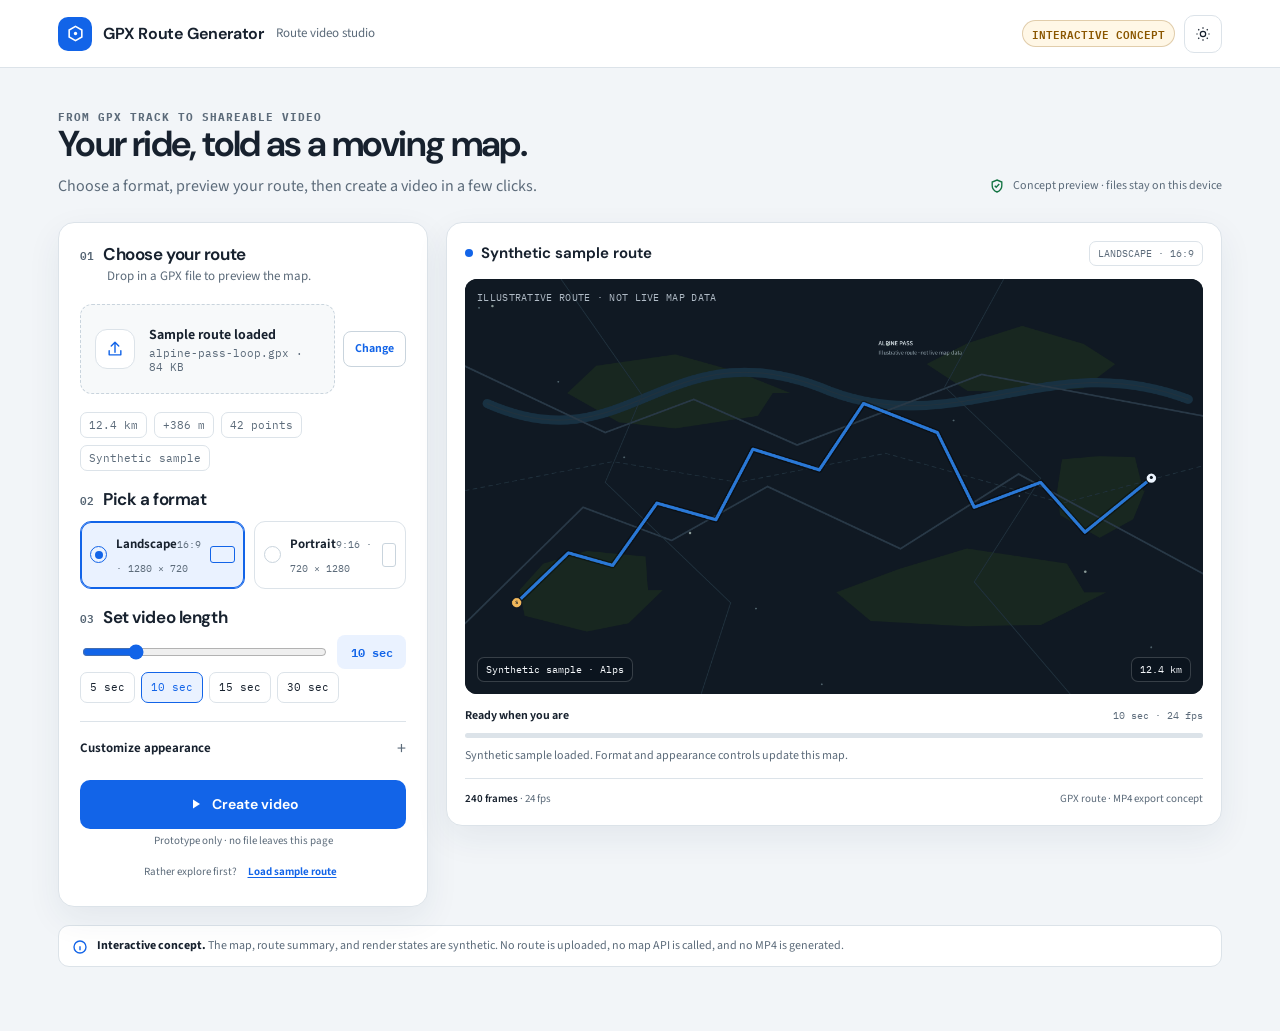
<file: prototype/index.html>
<!doctype html>
<html lang="en">
<head>
<meta charset="utf-8">
<meta name="viewport" content="width=device-width, initial-scale=1, viewport-fit=cover">
<title>GPX Route Generator</title>
<meta name="claude:viewport-fit-sides" content="cover">
<style>
/* Route-editor workspace: calm paper surfaces frame technical preview; compact controls keep first action close. */
:root {
  color-scheme: light;
  --bg:#f2f5f8; --surface:#ffffff; --ink:#17212e; --muted:#5c6b7a; --faint:#536372; --line:#dce3e9; --line-strong:#c9d4dd;
  --brand:#1264e8; --brand-hover:#0c54ca; --on-brand:#ffffff; --brand-soft:#eaf2ff; --route:#2a78d6;
  --preview:#101923; --preview-ink:#f4f7fa; --preview-muted:#b0bbc6; --map-bg:#101923; --map-land:#182720; --map-road:#293947; --map-minor-road:#21323e; --map-river:#183142; --map-ink:#b9c3c6; --map-marker-start:#f2b85b; --map-marker-end:#edf5ff; --map-label:#9eafb9; --map-marker-edge:#101923; --map-satellite-land:#26382e; --map-satellite-road:#52604c; --map-satellite-minor:#3a4a3d; --map-terrain-land:#36382e; --map-terrain-road:#63604a; --map-terrain-minor:#494a3d;
  --success:#147443; --success-bg:#e9f6ee; --danger:#b42318; --danger-bg:#fff0ee; --warning:#8a5600; --warning-bg:#fff7e6; --shadow:0 12px 34px rgba(32,56,78,.07);
  --font-display:"DM Sans",ui-sans-serif,system-ui,-apple-system,BlinkMacSystemFont,"Segoe UI",sans-serif;
  --font-body:"Source Sans 3",ui-sans-serif,system-ui,-apple-system,BlinkMacSystemFont,"Segoe UI",sans-serif;
  --font-data:"IBM Plex Mono",ui-monospace,SFMono-Regular,Menlo,monospace;
}
@media(prefers-color-scheme:dark){:root:not([data-theme="light"]){color-scheme:dark;--bg:#121a23;--surface:#1a2530;--ink:#edf3f8;--muted:#b7c4cf;--faint:#97a7b5;--line:#334351;--line-strong:#435667;--brand:#1264e8;--brand-hover:#0c54ca;--on-brand:#ffffff;--brand-soft:#273c59;--route:#3987e5;--preview:#0c141c;--preview-ink:#f4f7fa;--preview-muted:#b0bbc6;--map-bg:#0c141c;--map-land:#17251f;--map-road:#253542;--map-minor-road:#21323e;--map-river:#183142;--map-ink:#b9c3c6;--map-marker-start:#f2b85b;--map-marker-end:#edf5ff;--map-label:#9eafb9;--map-marker-edge:#0c141c;--map-satellite-land:#23332a;--map-satellite-road:#465343;--map-satellite-minor:#36453a;--map-terrain-land:#30332a;--map-terrain-road:#595742;--map-terrain-minor:#44463b;--success:#78d69c;--success-bg:#1c3c2a;--danger:#ff9b91;--danger-bg:#492a2a;--warning:#f2c36d;--warning-bg:#40351f;--shadow:0 16px 44px rgba(0,0,0,.22)}}
:root[data-theme="dark"]{color-scheme:dark;--bg:#121a23;--surface:#1a2530;--ink:#edf3f8;--muted:#b7c4cf;--faint:#97a7b5;--line:#334351;--line-strong:#435667;--brand:#1264e8;--brand-hover:#0c54ca;--on-brand:#ffffff;--brand-soft:#273c59;--route:#3987e5;--preview:#0c141c;--preview-ink:#f4f7fa;--preview-muted:#b0bbc6;--map-bg:#0c141c;--map-land:#17251f;--map-road:#253542;--map-minor-road:#21323e;--map-river:#183142;--map-ink:#b9c3c6;--map-marker-start:#f2b85b;--map-marker-end:#edf5ff;--map-label:#9eafb9;--map-marker-edge:#0c141c;--map-satellite-land:#23332a;--map-satellite-road:#465343;--map-satellite-minor:#36453a;--map-terrain-land:#30332a;--map-terrain-road:#595742;--map-terrain-minor:#44463b;--success:#78d69c;--success-bg:#1c3c2a;--danger:#ff9b91;--danger-bg:#492a2a;--warning:#f2c36d;--warning-bg:#40351f;--shadow:0 16px 44px rgba(0,0,0,.22)}
:root[data-theme="light"]{color-scheme:light}
*{box-sizing:border-box}html{min-width:320px;scroll-behavior:smooth}body{margin:0;min-height:100vh;background:var(--bg);color:var(--ink);font:16px/1.5 var(--font-body);-webkit-font-smoothing:antialiased}button,input,select{font:inherit}button{color:inherit}button:focus-visible,input:focus-visible,select:focus-visible,summary:focus-visible,a:focus-visible,[role=radio]:focus-visible{outline:3px solid color-mix(in srgb,var(--brand) 50%,transparent);outline-offset:3px}[hidden]{display:none!important}.wrap{width:min(1200px,100%);margin:0 auto;padding-block:0 64px;padding-left:max(18px,env(safe-area-inset-left,0px));padding-right:max(18px,env(safe-area-inset-right,0px))}
.topbar{height:68px;border-bottom:1px solid var(--line);background:var(--surface)}.topbar-inner{height:100%;max-width:1200px;margin:auto;padding:0 max(18px,env(safe-area-inset-left,0px));display:flex;align-items:center;justify-content:space-between;gap:16px}.brand-lockup{display:flex;align-items:center;gap:11px;min-width:0}.brand-mark{width:34px;height:34px;border-radius:10px;display:grid;place-items:center;background:var(--brand);color:var(--on-brand)}.brand-name{font:650 16px/1.2 var(--font-display);letter-spacing:-.025em}.brand-sub{color:var(--muted);font-size:13px;margin-left:2px}.top-actions{display:flex;align-items:center;gap:9px}.demo-tag{font:600 11px/1 var(--font-data);color:var(--warning);background:var(--warning-bg);border:1px solid color-mix(in srgb,var(--warning) 26%,transparent);padding:7px 9px;border-radius:999px;white-space:nowrap}.theme-button{border:1px solid var(--line);background:var(--surface);min-width:38px;min-height:38px;border-radius:10px;display:grid;place-items:center;cursor:pointer}.theme-button:hover{background:var(--brand-soft)}
main{padding-top:34px}.intro{display:flex;justify-content:space-between;align-items:end;gap:24px;margin-bottom:24px}.intro-copy{max-width:660px}.eyebrow{text-transform:uppercase;font:650 11px/1.2 var(--font-data);letter-spacing:.09em;color:var(--brand);margin:0 0 9px}.intro h1{font:650 clamp(27px,3vw,36px)/1.12 var(--font-display);letter-spacing:-.045em;margin:0;text-wrap:balance}.intro p{color:var(--muted);margin:9px 0 0;max-width:62ch}.privacy-note{display:flex;align-items:center;gap:8px;color:var(--muted);font-size:12px;white-space:nowrap;padding-bottom:3px}.privacy-note svg{color:var(--success)}
.workspace{display:grid;grid-template-columns:minmax(310px,370px) minmax(0,1fr);gap:18px;align-items:start}.settings,.preview-panel{background:var(--surface);border:1px solid var(--line);border-radius:16px;box-shadow:var(--shadow)}.settings{padding:21px;display:grid;gap:18px}.step-heading{display:flex;align-items:baseline;gap:9px}.step-heading .step{font:550 11px var(--font-data);color:var(--faint)}.step-heading h2{margin:0;font:650 17px/1.25 var(--font-display);letter-spacing:-.025em}.subhead{color:var(--muted);font-size:13px;margin:2px 0 0 27px}.upload-row{display:flex;align-items:stretch;gap:8px;min-width:0}.upload{flex:1;min-width:0;min-height:90px;border:1.5px dashed var(--line-strong);border-radius:12px;background:color-mix(in srgb,var(--bg) 65%,var(--surface));display:flex;align-items:center;gap:14px;padding:14px;cursor:pointer;transition:border-color .18s,background .18s}.upload:hover,.upload.drag{border-color:var(--brand);background:var(--brand-soft)}.upload:focus-within{outline:3px solid color-mix(in srgb,var(--brand) 40%,transparent);outline-offset:3px}.upload-icon{width:40px;height:40px;flex:none;border:1px solid var(--line);border-radius:12px;background:var(--surface);color:var(--brand);display:grid;place-items:center}.upload-copy{min-width:0;flex:1}.upload-title,.upload-hint,.upload-file{display:block}.upload-title{font-weight:650;font-size:14px}.upload-hint{font-size:12px;color:var(--muted)}.upload-file{font:11px var(--font-data);color:var(--muted);overflow-wrap:anywhere}.change-link{border:1px solid var(--line-strong);background:var(--surface);color:var(--brand);font-size:12px;font-weight:650;padding:8px 11px;align-self:center;border-radius:8px;cursor:pointer;white-space:nowrap}.change-link:hover{background:var(--brand-soft)}.file-input{position:absolute;width:1px;height:1px;clip:rect(0,0,0,0);clip-path:inset(50%);overflow:hidden;white-space:nowrap}.inline-error{color:var(--danger);font-size:12px;margin-top:-11px}.route-summary{display:flex;flex-wrap:wrap;gap:7px}.mini-stat{font:11px var(--font-data);color:var(--muted);border:1px solid var(--line);padding:5px 8px;border-radius:7px}
fieldset{padding:0;margin:0;border:0;min-width:0}.format-grid{display:grid;grid-template-columns:1fr 1fr;gap:9px}.format-card{border:1px solid var(--line);border-radius:11px;min-height:62px;padding:9px;display:flex;align-items:center;gap:9px;cursor:pointer;transition:border-color .16s,background .16s}.format-card[aria-checked=true]{border-color:var(--brand);background:var(--brand-soft);box-shadow:inset 0 0 0 1px var(--brand)}.radio-dot{width:17px;height:17px;border:1.5px solid var(--line-strong);border-radius:50%;display:grid;place-items:center;flex:none}.format-card[aria-checked=true] .radio-dot{border-color:var(--brand)}.format-card[aria-checked=true] .radio-dot:after{content:"";width:8px;height:8px;border-radius:50%;background:var(--brand)}.format-copy{min-width:0}.format-title{font-weight:650;font-size:13px}.format-dims{font:10px var(--font-data);color:var(--muted);margin-top:2px}.format-shape{margin-left:auto;width:25px;height:17px;border:1.5px solid var(--line-strong);border-radius:3px;flex:none}.format-shape.portrait{width:14px;height:24px}.format-card[aria-checked=true] .format-shape{border-color:var(--brand)}.length-control{display:grid;grid-template-columns:1fr auto;gap:12px;align-items:center;margin-top:7px}.range{width:100%;accent-color:var(--brand);height:24px;cursor:pointer}.length-output{min-width:69px;text-align:center;font:600 12px var(--font-data);background:var(--brand-soft);color:var(--brand);padding:7px 9px;border-radius:8px}.time-presets{display:flex;flex-wrap:wrap;gap:6px;margin-top:3px}.preset{border:1px solid var(--line);background:var(--surface);border-radius:7px;min-height:31px;padding:4px 9px;font:11px var(--font-data);cursor:pointer}.preset[aria-pressed=true]{border-color:var(--brand);color:var(--brand);background:var(--brand-soft)}details.customize{border-top:1px solid var(--line);padding-top:13px}summary{list-style:none;display:flex;align-items:center;justify-content:space-between;gap:12px;cursor:pointer;font-size:13px;font-weight:650}summary::-webkit-details-marker{display:none}summary:after{content:"+";font-size:18px;font-weight:400;color:var(--muted)}details[open] summary:after{content:"−"}.custom-note{color:var(--muted);font-size:11px;margin:6px 0 12px}.advanced-grid{display:grid;grid-template-columns:1fr 1fr;gap:12px}.field{display:grid;gap:6px;min-width:0}.field label{font-size:12px;font-weight:600}.field select,.field input[type=color]{width:100%;min-height:40px;border:1px solid var(--line-strong);border-radius:8px;background:var(--surface);color:var(--ink);padding:7px 9px}.field input[type=color]{padding:4px;cursor:pointer}.checks{display:grid;gap:8px;margin-top:3px}.check{display:flex;align-items:center;gap:8px;color:var(--muted);font-size:12px;cursor:pointer}.check input{width:17px;height:17px;accent-color:var(--brand)}.primary-button{width:100%;min-height:49px;border:0;border-radius:10px;background:var(--brand);color:var(--on-brand);font:650 14px var(--font-display);display:flex;align-items:center;justify-content:center;gap:9px;cursor:pointer;transition:background .16s,transform .16s}.primary-button:hover{background:var(--brand-hover)}.primary-button:active{transform:scale(.99)}.primary-button:disabled{opacity:.7;cursor:wait}.button-note{text-align:center;color:var(--muted);font-size:11px;margin:-14px 0 0}.sample-action{display:flex;justify-content:center;align-items:center;gap:5px;margin-top:-9px;color:var(--muted);font-size:11px}.sample-action button{border:0;background:transparent;color:var(--brand);font:650 11px var(--font-body);text-decoration:underline;text-underline-offset:2px;cursor:pointer;padding:6px}
.preview-panel{padding:18px;min-width:0}.preview-head{display:flex;align-items:center;justify-content:space-between;gap:12px;margin-bottom:13px}.preview-title{display:flex;align-items:center;gap:8px;font:650 15px var(--font-display)}.live-dot{width:8px;height:8px;border-radius:50%;background:var(--brand)}.aspect-label{font:10px var(--font-data);color:var(--muted);border:1px solid var(--line);border-radius:7px;padding:5px 8px;white-space:nowrap}.stage-wrap{position:relative;width:100%;aspect-ratio:16/9;max-width:100%;min-height:220px;border-radius:12px;overflow:hidden;background:var(--preview);display:grid;place-items:center}.stage-wrap.portrait{aspect-ratio:9/16;min-height:0}.stage-wrap.portrait canvas{height:100%;width:100%;max-width:100%;max-height:100%;aspect-ratio:9/16;background:var(--map-bg)}.stage-wrap canvas{display:block;max-width:100%;max-height:100%;width:100%;height:100%;object-fit:contain}.stage-status{position:absolute;inset:auto 12px 12px;display:flex;align-items:center;justify-content:space-between;gap:8px;pointer-events:none}.stage-chip{border:1px solid rgba(255,255,255,.18);background:rgba(11,20,30,.85);color:var(--preview-ink);border-radius:7px;padding:5px 8px;font:10px var(--font-data)}.route-caption{position:absolute;inset:12px auto auto 12px;color:var(--preview-muted);font:10px var(--font-data);letter-spacing:.03em;pointer-events:none}.preview-empty{position:absolute;inset:0;display:grid;place-items:center;padding:25px;text-align:center;color:var(--preview-ink)}.empty-copy{max-width:300px}.empty-glyph{width:42px;height:42px;border:1px solid rgba(255,255,255,.2);border-radius:12px;display:grid;place-items:center;margin:0 auto 12px;color:#a6bbce}.empty-copy strong{display:block;font:600 14px var(--font-display)}.empty-copy span{display:block;color:var(--preview-muted);font-size:12px;margin-top:5px}.stage-wrap.has-route .preview-empty{display:none}.stage-wrap.rendering:after{content:"";position:absolute;inset:0;background:rgba(8,16,24,.32)}.render-overlay{position:absolute;z-index:2;inset:0;display:none;place-items:center;color:#fff;text-align:center}.rendering .render-overlay,.failed .render-overlay{display:grid}.overlay-card{display:grid;gap:6px;justify-items:center;padding:18px;background:rgba(11,20,30,.9);border:1px solid rgba(255,255,255,.2);border-radius:12px;max-width:calc(100% - 24px)}.overlay-card strong{font:650 14px var(--font-display)}.overlay-card span{font-size:12px;color:#c3d0dc}.spinner{width:24px;height:24px;border:2px solid rgba(255,255,255,.3);border-top-color:#fff;border-radius:50%;animation:spin .8s linear infinite}.failed .spinner{display:none}.progress-row{display:flex;align-items:center;justify-content:space-between;gap:12px;margin-top:13px}.progress-label{font-size:12px;font-weight:650}.progress-caption{font:10px var(--font-data);color:var(--muted);text-align:right}.progressbar{height:5px;border-radius:99px;background:var(--line);overflow:hidden;margin-top:8px}.progressbar span{display:block;width:0;height:100%;background:var(--brand);border-radius:inherit;transition:width .3s}.state-message{margin-top:9px;color:var(--muted);font-size:12px;min-height:18px}.state-message.error{color:var(--danger)}.state-message.success{color:var(--success)}.result-actions{display:flex;flex-wrap:wrap;align-items:center;gap:9px;margin-top:12px}.download-button,.secondary-button{min-height:42px;border-radius:9px;padding:8px 13px;font:600 12px var(--font-display);display:flex;align-items:center;justify-content:center;gap:7px;cursor:pointer}.download-button{background:var(--success);border:1px solid var(--success);color:#fff}.download-button:disabled{background:var(--surface);color:var(--muted);border-color:var(--line);cursor:default}.secondary-button{background:var(--surface);border:1px solid var(--line-strong);color:var(--ink)}.secondary-button:hover{background:var(--brand-soft)}.demo-disclaimer{color:var(--muted);font-size:10px;margin-left:auto}.preview-footer{display:flex;flex-wrap:wrap;align-items:center;justify-content:space-between;gap:7px;padding-top:12px;margin-top:13px;border-top:1px solid var(--line);color:var(--muted);font-size:11px}.preview-footer strong{color:var(--ink);font-weight:600}.notice{display:flex;gap:9px;align-items:flex-start;margin-top:18px;padding:11px 13px;border:1px solid var(--line);border-radius:11px;background:var(--surface);color:var(--muted);font-size:12px}.notice strong{color:var(--ink)}.notice svg{flex:none;color:var(--brand);margin-top:2px}.sr-only{position:absolute;width:1px;height:1px;padding:0;margin:-1px;overflow:hidden;clip:rect(0,0,0,0);white-space:nowrap;border:0}
@keyframes spin{to{transform:rotate(360deg)}}@media(prefers-reduced-motion:reduce){*,*:before,*:after{scroll-behavior:auto!important;animation-duration:.01ms!important;animation-iteration-count:1!important;transition-duration:.01ms!important}}
@media(max-width:820px){.wrap{padding-block:0 44px}.workspace{grid-template-columns:minmax(0,1fr)}.preview-panel{grid-row:1;padding:15px}.settings{grid-row:2;padding:17px;gap:15px}.intro{display:block;margin-bottom:18px}.privacy-note{margin-top:12px}.stage-wrap{min-height:210px}.preview-panel .stage-wrap:not(.portrait){aspect-ratio:16/9}}
@media(max-width:480px){.topbar{height:58px}.topbar-inner{padding-left:max(16px,env(safe-area-inset-left,0px));padding-right:max(16px,env(safe-area-inset-right,0px))}.wrap{padding-left:max(16px,env(safe-area-inset-left,0px));padding-right:max(16px,env(safe-area-inset-right,0px))}main{padding-top:22px}.intro h1{font-size:28px}.intro p{font-size:14px}.brand-sub{display:none}.settings{padding:15px;border-radius:14px;gap:14px}.format-card{min-height:58px;padding:8px;gap:7px}.format-shape{display:none}.stage-wrap{min-height:190px}.stage-wrap.portrait{min-height:0}.preview-panel{padding:12px;border-radius:14px}.progress-caption{font-size:9px}.demo-disclaimer{margin-left:0;width:100%}.advanced-grid{grid-template-columns:1fr 1fr}.notice{font-size:11px}}
@media(max-width:350px){.format-grid{grid-template-columns:1fr}.format-shape{display:block}.top-actions{gap:5px}.demo-tag{font-size:9px;padding:6px}}
</style>
<link rel="preconnect" href="https://fonts.googleapis.com">
<link rel="preconnect" href="https://fonts.gstatic.com" crossorigin>
<link href="https://fonts.googleapis.com/css2?family=DM+Sans:wght@400;500;600;700&family=IBM+Plex+Mono:wght@400;500;600&family=Source+Sans+3:wght@400;500;600;700&display=swap" rel="stylesheet">
</head>
<body>
<div class="topbar"><div class="topbar-inner"><div class="brand-lockup"><div class="brand-mark" aria-hidden="true"><svg width="19" height="19" viewBox="0 0 24 24" fill="none" stroke="currentColor" stroke-width="2"><path d="M12 3 20 7.5v9L12 21l-8-4.5v-9z"/><circle cx="12" cy="12" r="2.1" fill="currentColor" stroke="none"/></svg></div><span class="brand-name">GPX Route Generator</span><span class="brand-sub">Route video studio</span></div><div class="top-actions"><span class="demo-tag">INTERACTIVE CONCEPT</span><button class="theme-button" id="theme-toggle" type="button" aria-label="Switch to dark theme" title="Switch theme"><svg width="16" height="16" viewBox="0 0 24 24" fill="none" stroke="currentColor" stroke-width="1.8" aria-hidden="true"><circle cx="12" cy="12" r="4"/><path d="M12 2v2m0 16v2M4.93 4.93l1.42 1.42m11.3 11.3 1.42 1.42M2 12h2m16 0h2M4.93 19.07l1.42-1.42m11.3-11.3 1.42-1.42"/></svg></button></div></div></div>
<div class="wrap"><main><section class="intro"><div class="intro-copy"><p class="eyebrow">From GPX track to shareable video</p><h1>Your ride, told as a moving map.</h1><p>Choose a format, preview your route, then create a video in a few clicks.</p></div><div class="privacy-note"><svg width="16" height="16" viewBox="0 0 20 20" fill="none" stroke="currentColor" stroke-width="1.7" aria-hidden="true"><path d="M10 2.5 16 5v4.6c0 4-2.5 6.4-6 7.9-3.5-1.5-6-3.9-6-7.9V5z"/><path d="m7.2 9.8 1.8 1.8 3.8-4"/></svg><span>Concept preview · files stay on this device</span></div></section>
<section class="workspace" aria-label="Create route video"><form class="settings" id="settings-form" novalidate><div><div class="step-heading"><span class="step">01</span><h2>Choose your route</h2></div><p class="subhead">Drop in a GPX file to preview the map.</p></div>
<div class="upload-row"><label class="upload" id="upload-zone" for="gpx-file"><span class="upload-icon" aria-hidden="true"><svg width="20" height="20" viewBox="0 0 24 24" fill="none" stroke="currentColor" stroke-width="1.7" stroke-linecap="round" stroke-linejoin="round"><path d="M12 16V4m0 0L7.5 8.5M12 4l4.5 4.5"/><path d="M5 14v5h14v-5"/></svg></span><span class="upload-copy"><span class="upload-title" id="upload-title">Choose a GPX file</span><span class="upload-hint" id="upload-hint">or drag it here · .gpx · max 20 MB</span><span class="upload-file" id="upload-file" hidden></span></span><input class="file-input" id="gpx-file" type="file" accept=".gpx,application/gpx+xml,text/xml"></label><button class="change-link" id="change-file" type="button" aria-label="Choose a different GPX file" hidden>Change</button></div><div id="upload-error" class="inline-error" role="alert" hidden></div><div id="route-summary" class="route-summary" hidden aria-label="Illustrative sample route summary"><span class="mini-stat">12.4 km</span><span class="mini-stat">+386 m</span><span class="mini-stat">42 points</span><span class="mini-stat">Synthetic sample</span></div>
<div><div class="step-heading"><span class="step">02</span><h2>Pick a format</h2></div><fieldset style="margin-top:10px"><legend class="sr-only">Video format</legend><div class="format-grid" id="format-group" role="radiogroup" aria-label="Video format"><div class="format-card" role="radio" aria-checked="true" tabindex="0" data-format="landscape"><span class="radio-dot" aria-hidden="true"></span><span class="format-copy"><span class="format-title">Landscape</span><span class="format-dims">16:9 · 1280 × 720</span></span><span class="format-shape" aria-hidden="true"></span></div><div class="format-card" role="radio" aria-checked="false" tabindex="-1" data-format="portrait"><span class="radio-dot" aria-hidden="true"></span><span class="format-copy"><span class="format-title">Portrait</span><span class="format-dims">9:16 · 720 × 1280</span></span><span class="format-shape portrait" aria-hidden="true"></span></div></div></fieldset></div>
<div><div class="step-heading"><span class="step">03</span><h2>Set video length</h2></div><div class="length-control"><label class="sr-only" for="duration-range">Video duration in seconds</label><input class="range" id="duration-range" type="range" min="5" max="30" step="1" value="10"><output class="length-output" id="duration-output" for="duration-range">10 sec</output></div><div class="time-presets" aria-label="Video length presets"><button class="preset" type="button" data-seconds="5" aria-pressed="false">5 sec</button><button class="preset" type="button" data-seconds="10" aria-pressed="true">10 sec</button><button class="preset" type="button" data-seconds="15" aria-pressed="false">15 sec</button><button class="preset" type="button" data-seconds="30" aria-pressed="false">30 sec</button></div></div>
<details class="customize"><summary>Customize appearance</summary><p class="custom-note">Optional. Your preview updates as you change these.</p><div class="advanced-grid"><div class="field"><label for="map-style">Map style</label><select id="map-style"><option>Roadmap</option><option>Satellite</option><option>Terrain</option></select></div><div class="field"><label for="route-color">Route color</label><input id="route-color" type="color" value="#2a78d6"></div><div class="field"><label for="avatar-style">Route marker</label><select id="avatar-style"><option>Motorcycle</option><option>Arrow</option><option>Dot</option></select></div><div class="field"><label for="frame-rate">Frame rate</label><select id="frame-rate"><option>24 fps</option><option>30 fps</option><option>60 fps</option></select></div></div><div class="checks"><label class="check"><input type="checkbox" checked> Show distance overlay</label><label class="check"><input type="checkbox" checked> Show elevation profile</label></div></details>
<button class="primary-button" id="create-button" type="submit"><svg width="16" height="16" viewBox="0 0 16 16" fill="currentColor" aria-hidden="true"><path d="M6 3.5l7 4.5-7 4.5V3.5Z"/></svg><span>Create video</span></button><p class="button-note" id="button-note">No file leaves this page in this prototype.</p><div class="sample-action"><span>Rather explore first?</span><button type="button" id="load-sample">Load sample route</button></div><p class="inline-error" id="form-error" role="alert" hidden></p></form>
<section class="preview-panel" aria-label="Route preview and render status"><div class="preview-head"><div class="preview-title"><span class="live-dot" id="preview-dot" aria-hidden="true"></span><span id="preview-heading">Illustrative route map</span></div><span class="aspect-label" id="aspect-label">LANDSCAPE · 16:9</span></div><div class="stage-wrap" id="stage-wrap"><canvas id="route-canvas" width="1280" height="720" role="img" aria-label="Illustrative map showing a synthetic route winding through an alpine pass"></canvas><div class="preview-empty" id="preview-empty" hidden><div class="empty-copy"><span class="empty-glyph" aria-hidden="true"><svg width="22" height="22" viewBox="0 0 24 24" fill="none" stroke="currentColor" stroke-width="1.7"><path d="M4 19 9 5l6 14 5-14"/><path d="M3 12h18M6 9h12"/></svg></span><strong>Route preview</strong><span>Add a GPX file or load the sample route to see a map.</span></div></div><div class="route-caption" id="route-caption">ILLUSTRATIVE ROUTE · NOT LIVE MAP DATA</div><div class="stage-status" id="stage-status" hidden><span class="stage-chip" id="stage-left">Synthetic sample · Alps</span><span class="stage-chip" id="stage-right">12.4 km</span></div><div class="render-overlay" id="render-overlay"><div class="overlay-card"><span class="spinner" aria-hidden="true"></span><strong id="overlay-title">Creating your video…</strong><span id="overlay-copy">0 of 240 frames</span></div></div></div><div class="progress-row"><span class="progress-label" id="status-label">Ready when you are</span><span class="progress-caption" id="progress-caption">10 sec · 24 fps</span></div><div class="progressbar" id="progress-track" role="progressbar" aria-label="Video creation progress" aria-valuemin="0" aria-valuemax="100" aria-valuenow="0"><span id="progress-fill"></span></div><p class="state-message" id="state-message" role="status" aria-live="polite">Illustrative preview · no live map tiles loaded.</p><div class="result-actions" id="result-actions" hidden><button type="button" class="download-button" id="download-button">Save sample preview</button><button type="button" class="secondary-button" id="retry-button">Try again</button><span class="demo-disclaimer">Prototype preview only · no MP4 is created</span></div><div class="preview-footer"><span><strong id="frame-count">240 frames</strong> · <span id="frame-rate-label">24 fps</span></span><span>GPX route · MP4 export concept</span></div></section></section>
<div class="notice"><svg width="16" height="16" viewBox="0 0 20 20" fill="none" stroke="currentColor" stroke-width="1.7" aria-hidden="true"><circle cx="10" cy="10" r="7.5"/><path d="M10 9v5m0-8h.01"/></svg><span><strong>Interactive concept.</strong> The map, route summary, and render states are synthetic. No route is uploaded, no map API is called, and no MP4 is generated.</span></div></main></div>
<script>
(()=>{
  const $=s=>document.querySelector(s), canvas=$('#route-canvas'),ctx=canvas.getContext('2d'),stage=$('#stage-wrap'),fileInput=$('#gpx-file'),upload=$('#upload-zone'),statusLabel=$('#status-label'),message=$('#state-message'),progressFill=$('#progress-fill'),progressTrack=$('#progress-track');
  const route=[[.07,.78],[.14,.66],[.2,.69],[.26,.54],[.34,.58],[.39,.41],[.48,.46],[.54,.3],[.64,.37],[.69,.55],[.78,.49],[.84,.61],[.93,.48]];
  let format='landscape',seconds=10,fileReady=true,timer=null,progress=0;
  function drawMap(){
    const ratio=format==='portrait'?9/16:16/9,W=1280,H=Math.round(1280/ratio);canvas.width=W;canvas.height=H;
    const palette=getComputedStyle(document.documentElement),style=$('#map-style').value.toLowerCase(),pick=(name,fallback)=>palette.getPropertyValue(name).trim()||fallback;
    const bg=pick('--map-bg','#101923'),land=pick(style==='satellite'?'--map-satellite-land':style==='terrain'?'--map-terrain-land':'--map-land','#182720'),road=pick(style==='satellite'?'--map-satellite-road':style==='terrain'?'--map-terrain-road':'--map-road','#293947'),minorRoad=pick(style==='satellite'?'--map-satellite-minor':style==='terrain'?'--map-terrain-minor':'--map-minor-road','#21323e'),river=pick('--map-river','#183142'),mapInk=pick('--map-ink','#b9c3c6'),markerStart=pick('--map-marker-start','#f2b85b'),markerEnd=pick('--map-marker-end','#edf5ff'),mapLabel=pick('--map-label','#9eafb9'),markerEdge=pick('--map-marker-edge','#101923');
    ctx.fillStyle=bg;ctx.fillRect(0,0,W,H);const s=Math.min(W,H)/720;ctx.save();ctx.scale(s,s);const w=W/s,h=H/s;
    ctx.fillStyle=land;const patches=[[.12,.17,.33,.21],[.62,.11,.27,.19],[.48,.64,.4,.23],[.04,.63,.25,.24],[.77,.39,.18,.24]];
    patches.forEach(([x,y,ww,hh],i)=>{ctx.beginPath();for(let j=0;j<9;j++){const a=j*Math.PI*2/8,rx=ww*w*.5*(.8+Math.sin(j*8+i)*.16),ry=hh*h*.5*(.83+Math.cos(j*4+i)*.14),px=x*w+ww*w*.5+Math.cos(a)*rx,py=y*h+hh*h*.5+Math.sin(a)*ry;j?ctx.lineTo(px,py):ctx.moveTo(px,py)}ctx.closePath();ctx.fill()});
    ctx.strokeStyle=river;ctx.lineWidth=16;ctx.lineCap='round';ctx.beginPath();ctx.moveTo(w*.03,h*.3);ctx.bezierCurveTo(w*.22,h*.45,w*.27,h*.12,w*.48,h*.26);ctx.bezierCurveTo(w*.66,h*.4,w*.79,h*.16,w*.98,h*.29);ctx.stroke();ctx.strokeStyle=minorRoad;ctx.lineWidth=2;ctx.stroke();
    const roads=[[[0,.21],[.19,.37],[.31,.29],[.45,.4],[.7,.23],[1,.33]],[[0,.83],[.16,.55],[.28,.63],[.41,.5],[.59,.65],[.75,.47],[1,.71]],[[.13,0],[.24,.28],[.19,.49],[.36,.78],[.32,1]],[[.73,0],[.65,.26],[.78,.48],[.69,.73],[.82,1]],[[0,.51],[.2,.44],[.37,.49],[.57,.42],[.81,.54],[1,.45]]];
    roads.forEach((pts,i)=>{ctx.beginPath();pts.forEach(([x,y],n)=>n?ctx.lineTo(x*w,y*h):ctx.moveTo(x*w,y*h));ctx.strokeStyle=i<2?road:minorRoad;ctx.lineWidth=i<2?3.1:1.5;ctx.setLineDash(i===4?[7,7]:[]);ctx.stroke()});ctx.setLineDash([]);
    for(let i=0;i<12;i++){const x=((i*89+37)%997)/997*w,y=((i*131+47)%719)/719*h;ctx.fillStyle=i%3?'#52656e':'#8b9b98';ctx.beginPath();ctx.arc(x,y,i%3?1.6:2.2,0,Math.PI*2);ctx.fill()}
    const pts=route.map(([x,y])=>[x*w,y*h]),color=$('#route-color').value||'#2a78d6';ctx.lineJoin='round';ctx.lineCap='round';ctx.beginPath();pts.forEach(([x,y],i)=>i?ctx.lineTo(x,y):ctx.moveTo(x,y));ctx.strokeStyle='rgba(0,0,0,.42)';ctx.lineWidth=10;ctx.stroke();ctx.beginPath();pts.forEach(([x,y],i)=>i?ctx.lineTo(x,y):ctx.moveTo(x,y));ctx.strokeStyle=color;ctx.lineWidth=5.5;ctx.stroke();
    const[sx,sy]=pts[0],[ex,ey]=pts.at(-1);[[sx,sy,'S'],[ex,ey,'●']].forEach(([x,y,label],i)=>{ctx.beginPath();ctx.fillStyle=i?markerEnd:markerStart;ctx.arc(x,y,9,0,Math.PI*2);ctx.fill();ctx.lineWidth=2;ctx.strokeStyle=markerEdge;ctx.stroke();ctx.fillStyle=markerEdge;ctx.font=`700 ${i?11:9}px ${getComputedStyle(document.body).fontFamily}`;ctx.textAlign='center';ctx.textBaseline='middle';ctx.fillText(label,x,y)});
    ctx.fillStyle='rgba(224,234,240,.9)';ctx.font='600 11px '+getComputedStyle(document.body).fontFamily;ctx.textAlign='left';ctx.textBaseline='alphabetic';ctx.fillText('ALPINE PASS',w*.56,h*.16);ctx.font='10px '+getComputedStyle(document.body).fontFamily;ctx.fillStyle=mapLabel;ctx.fillText('Illustrative route · not live map data',w*.56,h*.16+16);ctx.restore()
  }
  function sampleReady(){fileReady=true;$('#upload-title').textContent='Sample route loaded';$('#upload-hint').hidden=true;$('#upload-file').hidden=false;$('#upload-file').textContent='alpine-pass-loop.gpx · 84 KB';$('#change-file').hidden=false;$('#route-summary').hidden=false;$('#preview-empty').hidden=true;$('#stage-status').hidden=false;stage.classList.add('has-route');$('#preview-heading').textContent='Synthetic sample route';$('#button-note').textContent='Prototype only · no file leaves this page';$('#upload-error').hidden=true;message.textContent='Synthetic sample loaded. Format and appearance controls update this map.';message.className='state-message';drawMap()}
  function setFormat(value){format=value;document.querySelectorAll('.format-card').forEach(card=>{const selected=card.dataset.format===value;card.setAttribute('aria-checked',String(selected));card.tabIndex=selected?0:-1});const portrait=value==='portrait';$('#aspect-label').textContent=portrait?'PORTRAIT · 9:16':'LANDSCAPE · 16:9';stage.classList.toggle('portrait',portrait);drawMap()}
  document.querySelectorAll('.format-card').forEach(card=>{card.addEventListener('click',()=>setFormat(card.dataset.format));card.addEventListener('keydown',e=>{if(['ArrowLeft','ArrowRight','ArrowUp','ArrowDown'].includes(e.key)){e.preventDefault();setFormat(format==='landscape'?'portrait':'landscape');$(`[data-format="${format}"]`).focus()}if(e.key===' '||e.key==='Enter'){e.preventDefault();setFormat(card.dataset.format)}})});
  fileInput.addEventListener('change',()=>{const f=fileInput.files&&fileInput.files[0];if(!f)return;if(!f.name.toLowerCase().endsWith('.gpx')){$('#upload-error').textContent='Choose a .gpx file to continue.';$('#upload-error').hidden=false;fileInput.value='';return}if(f.size>20*1024*1024){$('#upload-error').textContent='This file is over 20 MB. Choose a smaller GPX file.';$('#upload-error').hidden=false;fileInput.value='';return}fileReady=true;$('#upload-title').textContent=f.name;$('#upload-hint').hidden=true;$('#upload-file').hidden=false;$('#upload-file').textContent=`${(f.size/1024).toFixed(0)} KB · selected on this device`;$('#change-file').hidden=false;$('#route-summary').hidden=true;$('#stage-status').hidden=true;$('#preview-empty').hidden=false;stage.classList.remove('has-route');$('#preview-heading').textContent='Selected route';message.textContent='File stays on this device. This prototype does not parse or upload it.';message.className='state-message';$('#button-note').textContent='Simulation only · no file leaves this page';$('#upload-error').hidden=true});
  upload.addEventListener('dragover',e=>{e.preventDefault();upload.classList.add('drag')});upload.addEventListener('dragleave',()=>upload.classList.remove('drag'));upload.addEventListener('drop',e=>{e.preventDefault();upload.classList.remove('drag');if(e.dataTransfer.files.length){const transfer=new DataTransfer();transfer.items.add(e.dataTransfer.files[0]);fileInput.files=transfer.files;fileInput.dispatchEvent(new Event('change',{bubbles:true}))}});$('#change-file').addEventListener('click',e=>{e.preventDefault();e.stopPropagation();fileInput.click()});$('#change-file').addEventListener('keydown',e=>{if(e.key==='Enter'||e.key===' '){e.preventDefault();e.stopPropagation();fileInput.click()}});
  function setSeconds(value){seconds=Number(value);$('#duration-range').value=seconds;$('#duration-output').textContent=`${seconds} sec`;document.querySelectorAll('.preset').forEach(b=>b.setAttribute('aria-pressed',String(Number(b.dataset.seconds)===seconds)));updateMetrics()}
  function fps(){return Number($('#frame-rate').value.split(' ')[0])}function updateMetrics(){$('#progress-caption').textContent=`${seconds} sec · ${fps()} fps`;$('#frame-rate-label').textContent=`${fps()} fps`;$('#frame-count').textContent=`${seconds*fps()} frames`;$('#overlay-copy').textContent=`${Math.round(progress/100*seconds*fps())} of ${seconds*fps()} frames`}
  $('#duration-range').addEventListener('input',e=>setSeconds(e.target.value));document.querySelectorAll('.preset').forEach(b=>b.addEventListener('click',()=>setSeconds(b.dataset.seconds)));$('#frame-rate').addEventListener('change',updateMetrics);$('#route-color').addEventListener('input',drawMap);$('#map-style').addEventListener('change',drawMap);
  function setProgress(value){progress=value;progressFill.style.width=`${value}%`;progressTrack.setAttribute('aria-valuenow',value);$('#progress-caption').textContent=`${value}% complete`;$('#overlay-copy').textContent=`${Math.round(value/100*seconds*fps())} of ${seconds*fps()} frames`}
  function endJob(){clearInterval(timer);timer=null;stage.classList.remove('rendering');$('#overlay-title').textContent='Demo complete';$('#overlay-copy').textContent='Illustrative completion state · no video file exists';stage.classList.add('failed');statusLabel.textContent='Demo finished';message.textContent='This is a simulated render state. The prototype did not create an MP4.';message.className='state-message success';$('#progress-caption').textContent='100%';$('#result-actions').hidden=false}
  function startDemo(){clearInterval(timer);if(!fileReady){$('#form-error').textContent='Choose a GPX file or load the sample route first.';$('#form-error').hidden=false;$('#upload-error').textContent='Choose a file or use the sample route to continue.';$('#upload-error').hidden=false;fileInput.focus();return}$('#form-error').hidden=true;$('#upload-error').hidden=true;stage.classList.remove('failed');stage.classList.add('rendering');$('#result-actions').hidden=true;$('#overlay-title').textContent='Creating your video…';$('#overlay-copy').textContent='Starting demonstration';statusLabel.textContent='Creating video';message.textContent='Simulated progress · no network request is being made.';message.className='state-message';$('#preview-heading').textContent='Rendering sample';progress=0;setProgress(0);timer=setInterval(()=>{setProgress(Math.min(100,progress+8));statusLabel.textContent='Creating video';if(progress>=100)endJob()},260)}
  $('#settings-form').addEventListener('submit',e=>{e.preventDefault();startDemo()});$('#retry-button').addEventListener('click',startDemo);$('#download-button').addEventListener('click',()=>{message.textContent='Illustrative preview only; this prototype cannot create or download an MP4.';message.className='state-message';$('#download-button').textContent='No MP4 in prototype';$('#download-button').disabled=true});$('#theme-toggle').addEventListener('click',()=>{const next=document.documentElement.dataset.theme==='dark'?'light':'dark';document.documentElement.dataset.theme=next;$('#theme-toggle').setAttribute('aria-label',`Switch to ${next==='dark'?'light':'dark'} theme`);drawMap()});$('#load-sample').addEventListener('click',sampleReady);
  drawMap();updateMetrics();setTimeout(sampleReady,300)
})();
</script>
</body>
</html>
</file>
